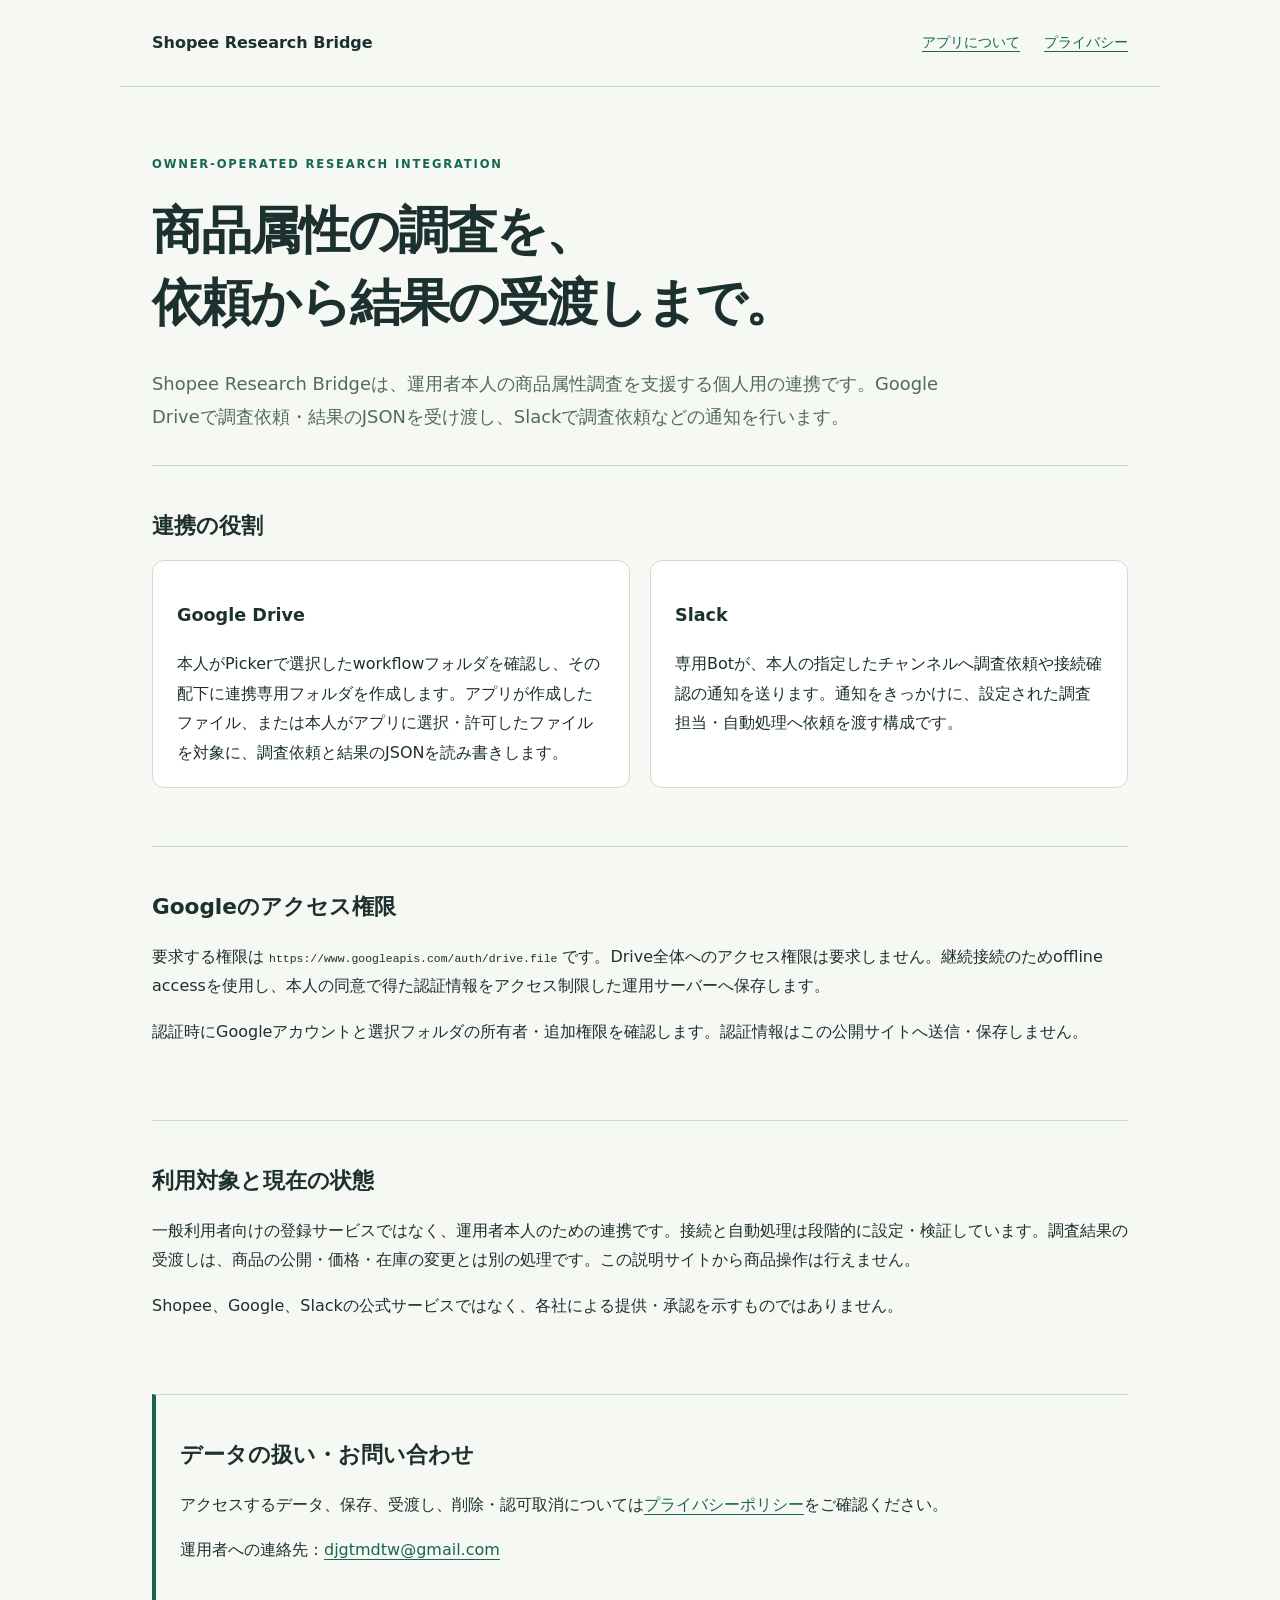
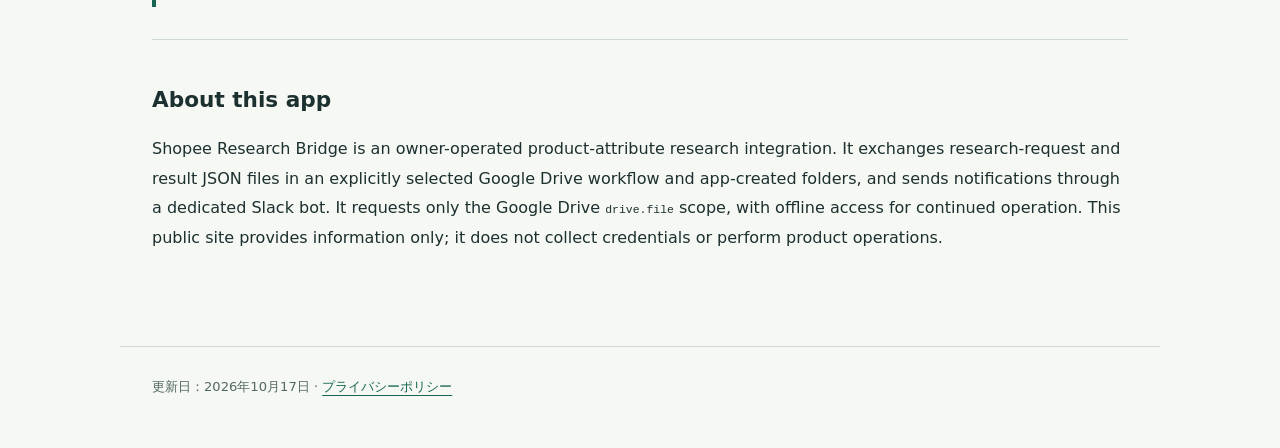
<file: index.html>
<!doctype html>
<html lang="ja"><head><meta charset="utf-8"><meta name="viewport" content="width=device-width,initial-scale=1"><meta name="description" content="Shopee Research Bridge：本人用の商品属性調査連携。機能、Google DriveとSlackの利用、問い合わせ先。"><title>Shopee Research Bridge</title><link rel="stylesheet" href="style.css"></head>
<body><header><a class="brand" href="./">Shopee Research Bridge</a><nav aria-label="ページ"><a href="./" aria-current="page">アプリについて</a><a href="privacy.html">プライバシー</a></nav></header>
<main><p class="eyebrow">OWNER-OPERATED RESEARCH INTEGRATION</p><h1>商品属性の調査を、<br>依頼から結果の受渡しまで。</h1><p class="lead">Shopee Research Bridgeは、運用者本人の商品属性調査を支援する個人用の連携です。Google Driveで調査依頼・結果のJSONを受け渡し、Slackで調査依頼などの通知を行います。</p>
<section><h2>連携の役割</h2><div class="cards"><article><h3>Google Drive</h3><p>本人がPickerで選択したworkflowフォルダを確認し、その配下に連携専用フォルダを作成します。アプリが作成したファイル、または本人がアプリに選択・許可したファイルを対象に、調査依頼と結果のJSONを読み書きします。</p></article><article><h3>Slack</h3><p>専用Botが、本人の指定したチャンネルへ調査依頼や接続確認の通知を送ります。通知をきっかけに、設定された調査担当・自動処理へ依頼を渡す構成です。</p></article></div></section>
<section><h2>Googleのアクセス権限</h2><p>要求する権限は <code>https://www.googleapis.com/auth/drive.file</code> です。Drive全体へのアクセス権限は要求しません。継続接続のためoffline accessを使用し、本人の同意で得た認証情報をアクセス制限した運用サーバーへ保存します。</p><p>認証時にGoogleアカウントと選択フォルダの所有者・追加権限を確認します。認証情報はこの公開サイトへ送信・保存しません。</p></section>
<section><h2>利用対象と現在の状態</h2><p>一般利用者向けの登録サービスではなく、運用者本人のための連携です。接続と自動処理は段階的に設定・検証しています。調査結果の受渡しは、商品の公開・価格・在庫の変更とは別の処理です。この説明サイトから商品操作は行えません。</p><p>Shopee、Google、Slackの公式サービスではなく、各社による提供・承認を示すものではありません。</p></section>
<section class="contact"><h2>データの扱い・お問い合わせ</h2><p>アクセスするデータ、保存、受渡し、削除・認可取消については<a href="privacy.html">プライバシーポリシー</a>をご確認ください。</p><p>運用者への連絡先：<a href="mailto:djgtmdtw@gmail.com">djgtmdtw@gmail.com</a></p></section>
<section lang="en"><h2>About this app</h2><p>Shopee Research Bridge is an owner-operated product-attribute research integration. It exchanges research-request and result JSON files in an explicitly selected Google Drive workflow and app-created folders, and sends notifications through a dedicated Slack bot. It requests only the Google Drive <code>drive.file</code> scope, with offline access for continued operation. This public site provides information only; it does not collect credentials or perform product operations.</p></section>
</main><footer>更新日：2026年10月17日 · <a href="privacy.html">プライバシーポリシー</a></footer></body></html>
</file>
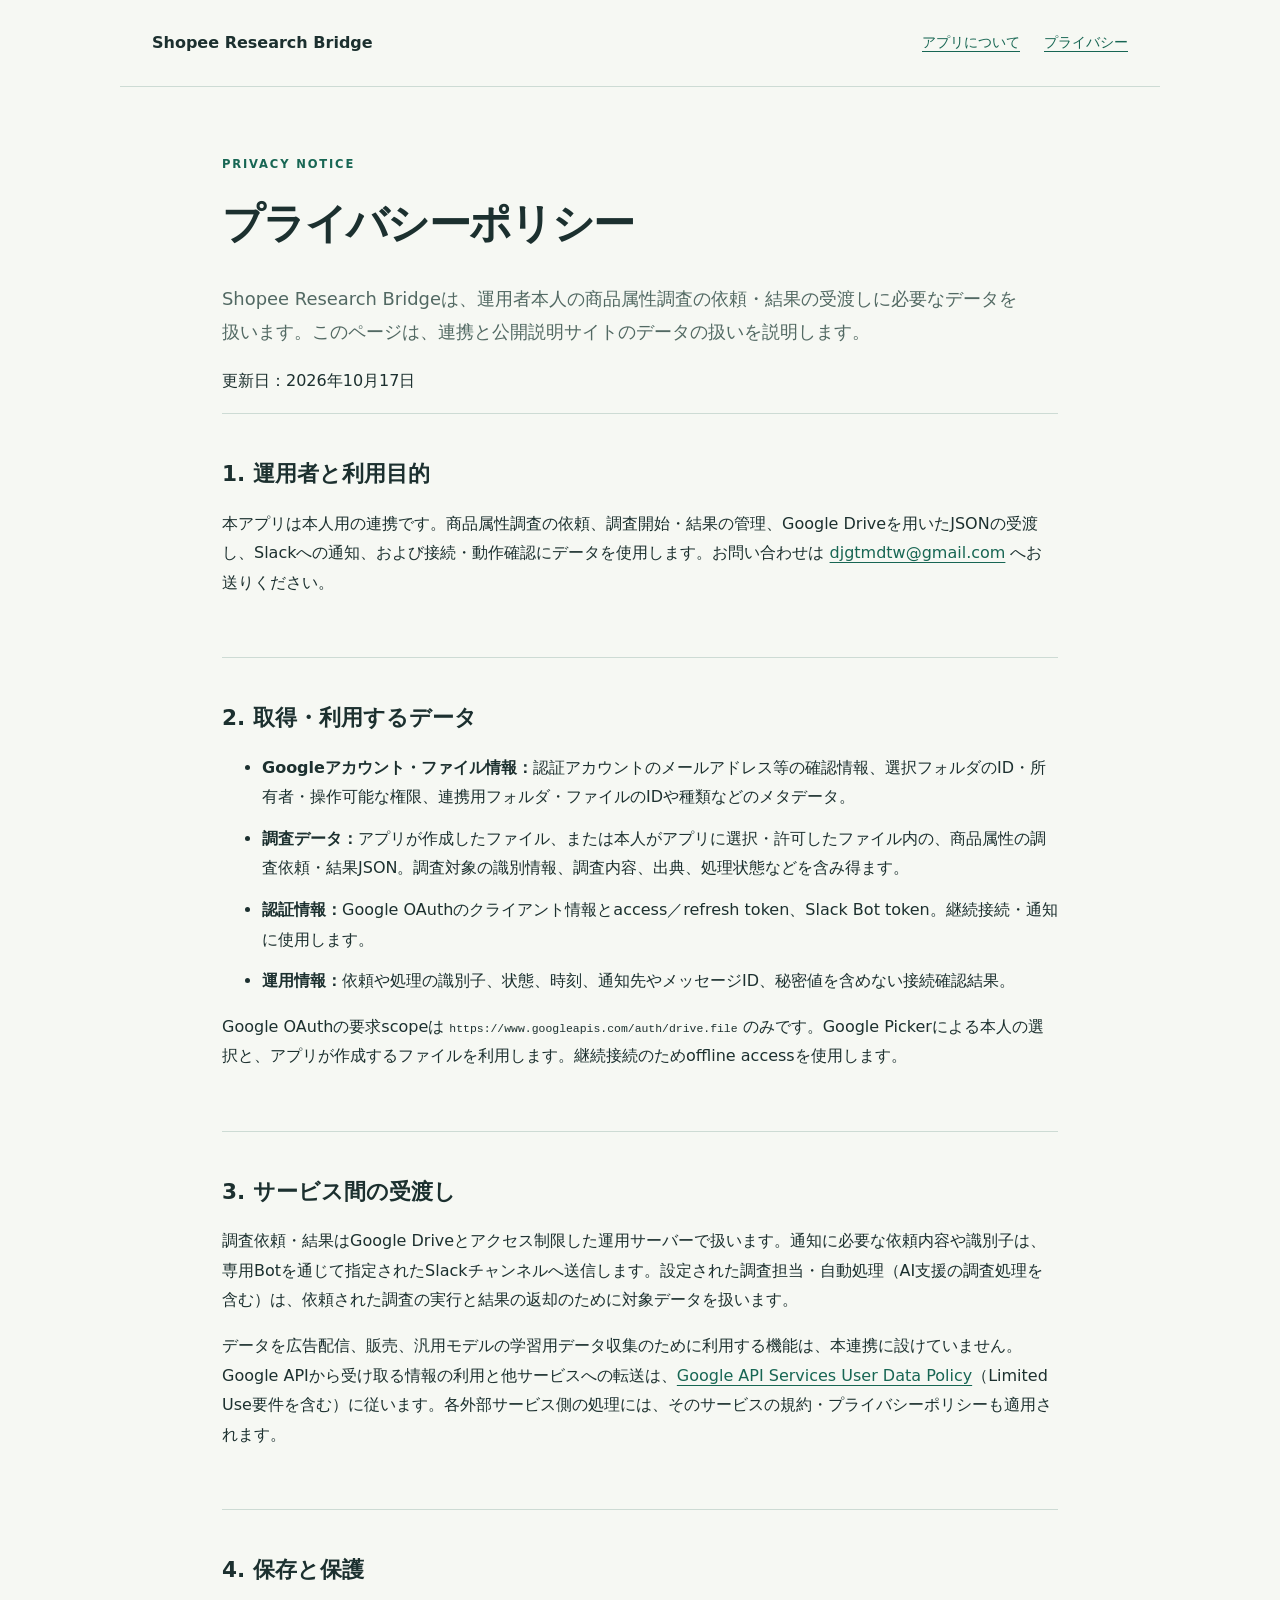
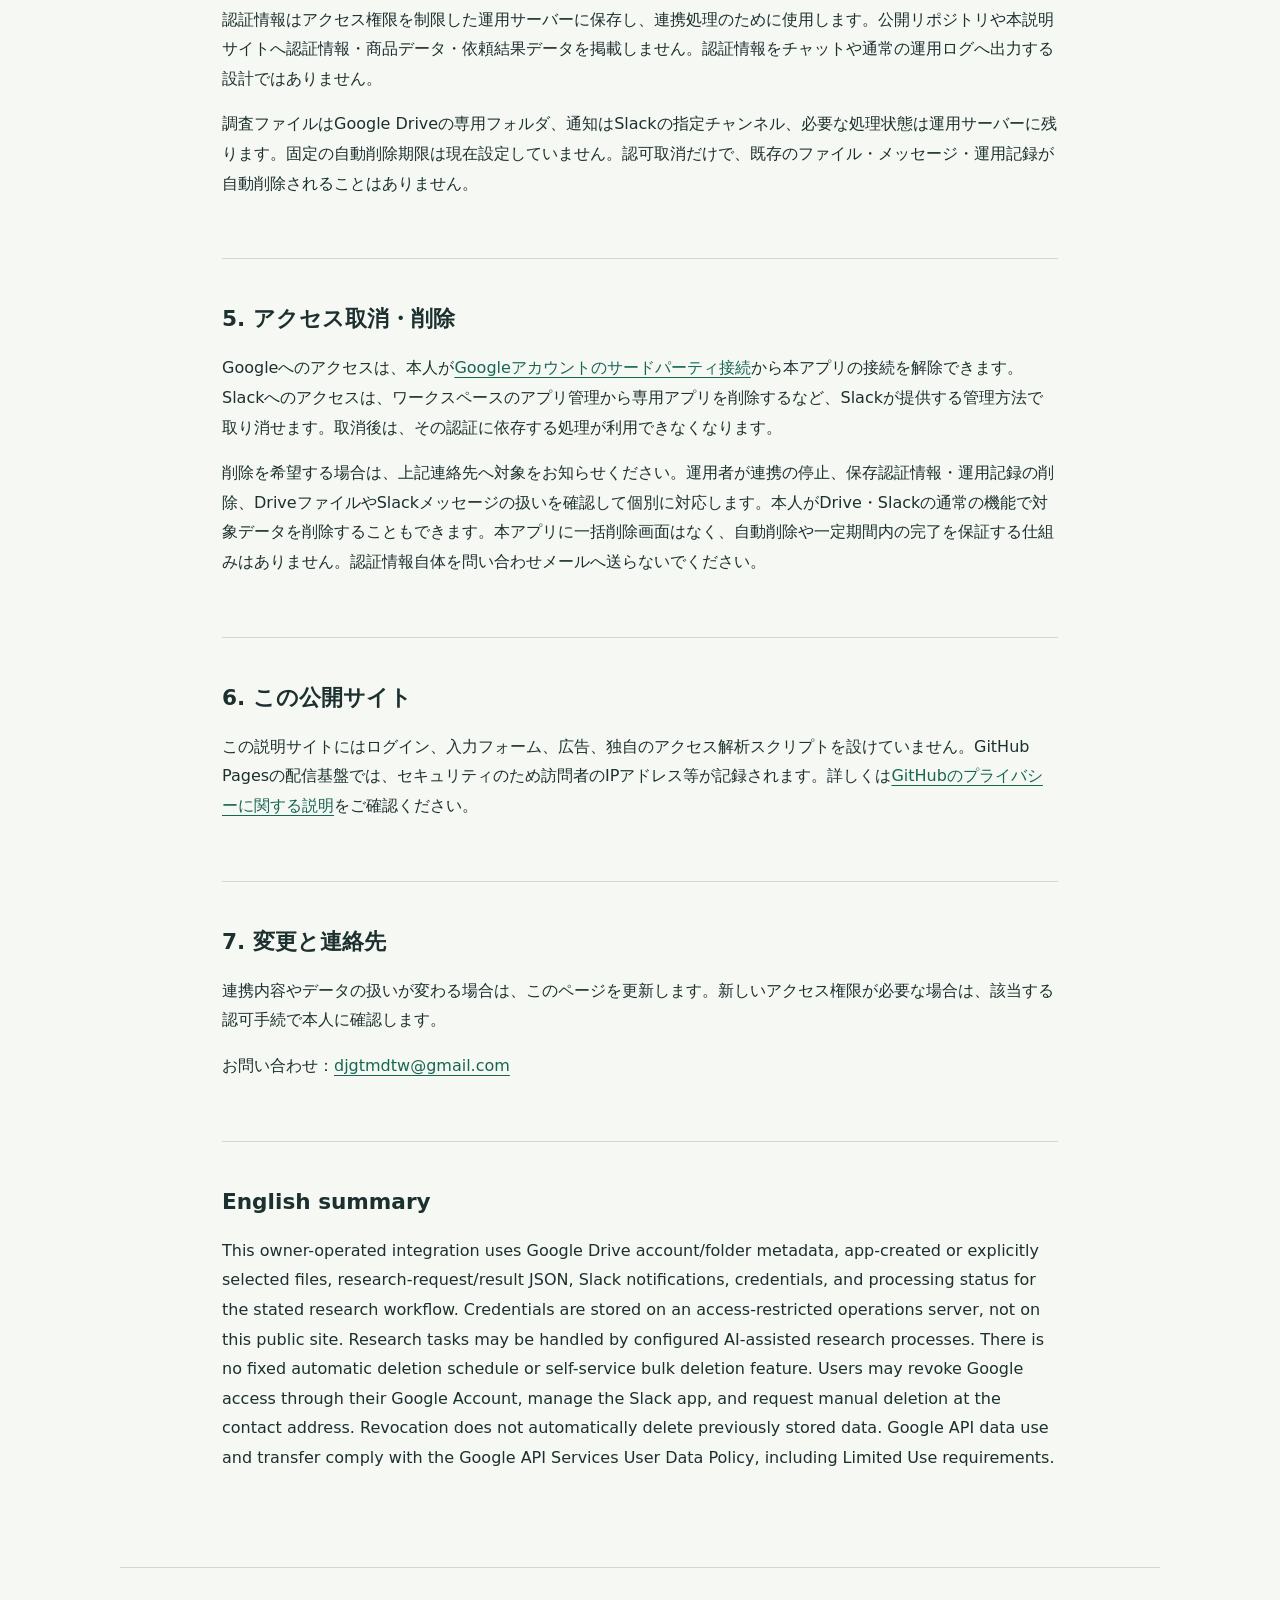
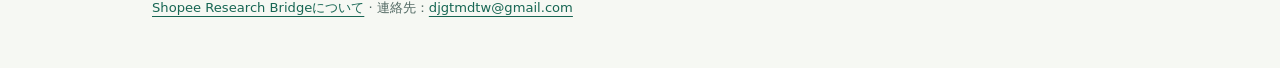
<file: privacy.html>
<!doctype html>
<html lang="ja"><head><meta charset="utf-8"><meta name="viewport" content="width=device-width,initial-scale=1"><meta name="description" content="Shopee Research Bridgeのプライバシーポリシー。Google Drive・Slackデータの利用、保存、削除、認可取消。"><title>プライバシーポリシー | Shopee Research Bridge</title><link rel="stylesheet" href="style.css"></head>
<body><header><a class="brand" href="./">Shopee Research Bridge</a><nav aria-label="ページ"><a href="./">アプリについて</a><a href="privacy.html" aria-current="page">プライバシー</a></nav></header><main class="policy"><p class="eyebrow">PRIVACY NOTICE</p><h1>プライバシーポリシー</h1><p class="lead">Shopee Research Bridgeは、運用者本人の商品属性調査の依頼・結果の受渡しに必要なデータを扱います。このページは、連携と公開説明サイトのデータの扱いを説明します。</p><p>更新日：2026年10月17日</p>
<section><h2>1. 運用者と利用目的</h2><p>本アプリは本人用の連携です。商品属性調査の依頼、調査開始・結果の管理、Google Driveを用いたJSONの受渡し、Slackへの通知、および接続・動作確認にデータを使用します。お問い合わせは <a href="mailto:djgtmdtw@gmail.com">djgtmdtw@gmail.com</a> へお送りください。</p></section>
<section><h2>2. 取得・利用するデータ</h2><ul><li><strong>Googleアカウント・ファイル情報：</strong>認証アカウントのメールアドレス等の確認情報、選択フォルダのID・所有者・操作可能な権限、連携用フォルダ・ファイルのIDや種類などのメタデータ。</li><li><strong>調査データ：</strong>アプリが作成したファイル、または本人がアプリに選択・許可したファイル内の、商品属性の調査依頼・結果JSON。調査対象の識別情報、調査内容、出典、処理状態などを含み得ます。</li><li><strong>認証情報：</strong>Google OAuthのクライアント情報とaccess／refresh token、Slack Bot token。継続接続・通知に使用します。</li><li><strong>運用情報：</strong>依頼や処理の識別子、状態、時刻、通知先やメッセージID、秘密値を含めない接続確認結果。</li></ul><p>Google OAuthの要求scopeは <code>https://www.googleapis.com/auth/drive.file</code> のみです。Google Pickerによる本人の選択と、アプリが作成するファイルを利用します。継続接続のためoffline accessを使用します。</p></section>
<section><h2>3. サービス間の受渡し</h2><p>調査依頼・結果はGoogle Driveとアクセス制限した運用サーバーで扱います。通知に必要な依頼内容や識別子は、専用Botを通じて指定されたSlackチャンネルへ送信します。設定された調査担当・自動処理（AI支援の調査処理を含む）は、依頼された調査の実行と結果の返却のために対象データを扱います。</p><p>データを広告配信、販売、汎用モデルの学習用データ収集のために利用する機能は、本連携に設けていません。Google APIから受け取る情報の利用と他サービスへの転送は、<a href="https://developers.google.com/terms/api-services-user-data-policy">Google API Services User Data Policy</a>（Limited Use要件を含む）に従います。各外部サービス側の処理には、そのサービスの規約・プライバシーポリシーも適用されます。</p></section>
<section><h2>4. 保存と保護</h2><p>認証情報はアクセス権限を制限した運用サーバーに保存し、連携処理のために使用します。公開リポジトリや本説明サイトへ認証情報・商品データ・依頼結果データを掲載しません。認証情報をチャットや通常の運用ログへ出力する設計ではありません。</p><p>調査ファイルはGoogle Driveの専用フォルダ、通知はSlackの指定チャンネル、必要な処理状態は運用サーバーに残ります。固定の自動削除期限は現在設定していません。認可取消だけで、既存のファイル・メッセージ・運用記録が自動削除されることはありません。</p></section>
<section><h2>5. アクセス取消・削除</h2><p>Googleへのアクセスは、本人が<a href="https://myaccount.google.com/connections">Googleアカウントのサードパーティ接続</a>から本アプリの接続を解除できます。Slackへのアクセスは、ワークスペースのアプリ管理から専用アプリを削除するなど、Slackが提供する管理方法で取り消せます。取消後は、その認証に依存する処理が利用できなくなります。</p><p>削除を希望する場合は、上記連絡先へ対象をお知らせください。運用者が連携の停止、保存認証情報・運用記録の削除、DriveファイルやSlackメッセージの扱いを確認して個別に対応します。本人がDrive・Slackの通常の機能で対象データを削除することもできます。本アプリに一括削除画面はなく、自動削除や一定期間内の完了を保証する仕組みはありません。認証情報自体を問い合わせメールへ送らないでください。</p></section>
<section><h2>6. この公開サイト</h2><p>この説明サイトにはログイン、入力フォーム、広告、独自のアクセス解析スクリプトを設けていません。GitHub Pagesの配信基盤では、セキュリティのため訪問者のIPアドレス等が記録されます。詳しくは<a href="https://docs.github.com/en/site-policy/privacy-policies/github-general-privacy-statement">GitHubのプライバシーに関する説明</a>をご確認ください。</p></section>
<section><h2>7. 変更と連絡先</h2><p>連携内容やデータの扱いが変わる場合は、このページを更新します。新しいアクセス権限が必要な場合は、該当する認可手続で本人に確認します。</p><p>お問い合わせ：<a href="mailto:djgtmdtw@gmail.com">djgtmdtw@gmail.com</a></p></section>
<section lang="en"><h2>English summary</h2><p>This owner-operated integration uses Google Drive account/folder metadata, app-created or explicitly selected files, research-request/result JSON, Slack notifications, credentials, and processing status for the stated research workflow. Credentials are stored on an access-restricted operations server, not on this public site. Research tasks may be handled by configured AI-assisted research processes. There is no fixed automatic deletion schedule or self-service bulk deletion feature. Users may revoke Google access through their Google Account, manage the Slack app, and request manual deletion at the contact address. Revocation does not automatically delete previously stored data. Google API data use and transfer comply with the Google API Services User Data Policy, including Limited Use requirements.</p></section>
</main><footer><a href="./">Shopee Research Bridgeについて</a> · 連絡先：<a href="mailto:djgtmdtw@gmail.com">djgtmdtw@gmail.com</a></footer></body></html>
</file>
<file: style.css>
:root{color-scheme:light;--ink:#1c302f;--muted:#526963;--line:#cddbd4;--accent:#176653;--paper:#f6f8f3}*{box-sizing:border-box}body{margin:0;background:var(--paper);color:var(--ink);font-family:system-ui,-apple-system,"Segoe UI","Yu Gothic",sans-serif;line-height:1.85}header,main,footer{max-width:1040px;margin:auto;padding:28px 32px}header{display:flex;justify-content:space-between;align-items:center;border-bottom:1px solid var(--line);gap:24px}.brand{font-weight:750;color:var(--ink);text-decoration:none}nav{display:flex;gap:24px;font-size:.9rem}a{color:var(--accent);text-underline-offset:4px}a:hover{color:#0a4134}a:focus-visible{outline:3px solid #e4ab32;outline-offset:4px}main{padding-top:56px}.eyebrow{font-size:.72rem;letter-spacing:.16em;color:var(--accent);font-weight:700}h1{font-size:clamp(2rem,4vw,3.5rem);line-height:1.4;letter-spacing:-.04em;margin:20px 0 28px}h2{font-size:1.35rem;line-height:1.5}h3{font-size:1.1rem}.lead{font-size:1.12rem;max-width:800px;color:var(--muted)}section{padding:26px 0;border-top:1px solid var(--line);margin-top:32px}.cards{display:grid;grid-template-columns:1fr 1fr;gap:20px}.cards article{padding:20px 24px;background:white;border:1px solid var(--line);border-radius:12px}.cards p{margin-bottom:0}.contact{border-left:4px solid var(--accent);padding-left:24px}code{font-size:.88em;overflow-wrap:anywhere}.policy{max-width:900px}.policy h1{font-size:2.6rem}.policy li{margin:12px 0}.policy section{margin-top:18px}footer{border-top:1px solid var(--line);font-size:.82rem;color:var(--muted);margin-top:24px;padding-bottom:48px}@media(max-width:600px){header,main,footer{padding-left:20px;padding-right:20px}header{align-items:flex-start;flex-direction:column;gap:12px}nav{gap:18px}.cards{grid-template-columns:1fr}main{padding-top:36px}.policy h1{font-size:2rem}}
</file>
